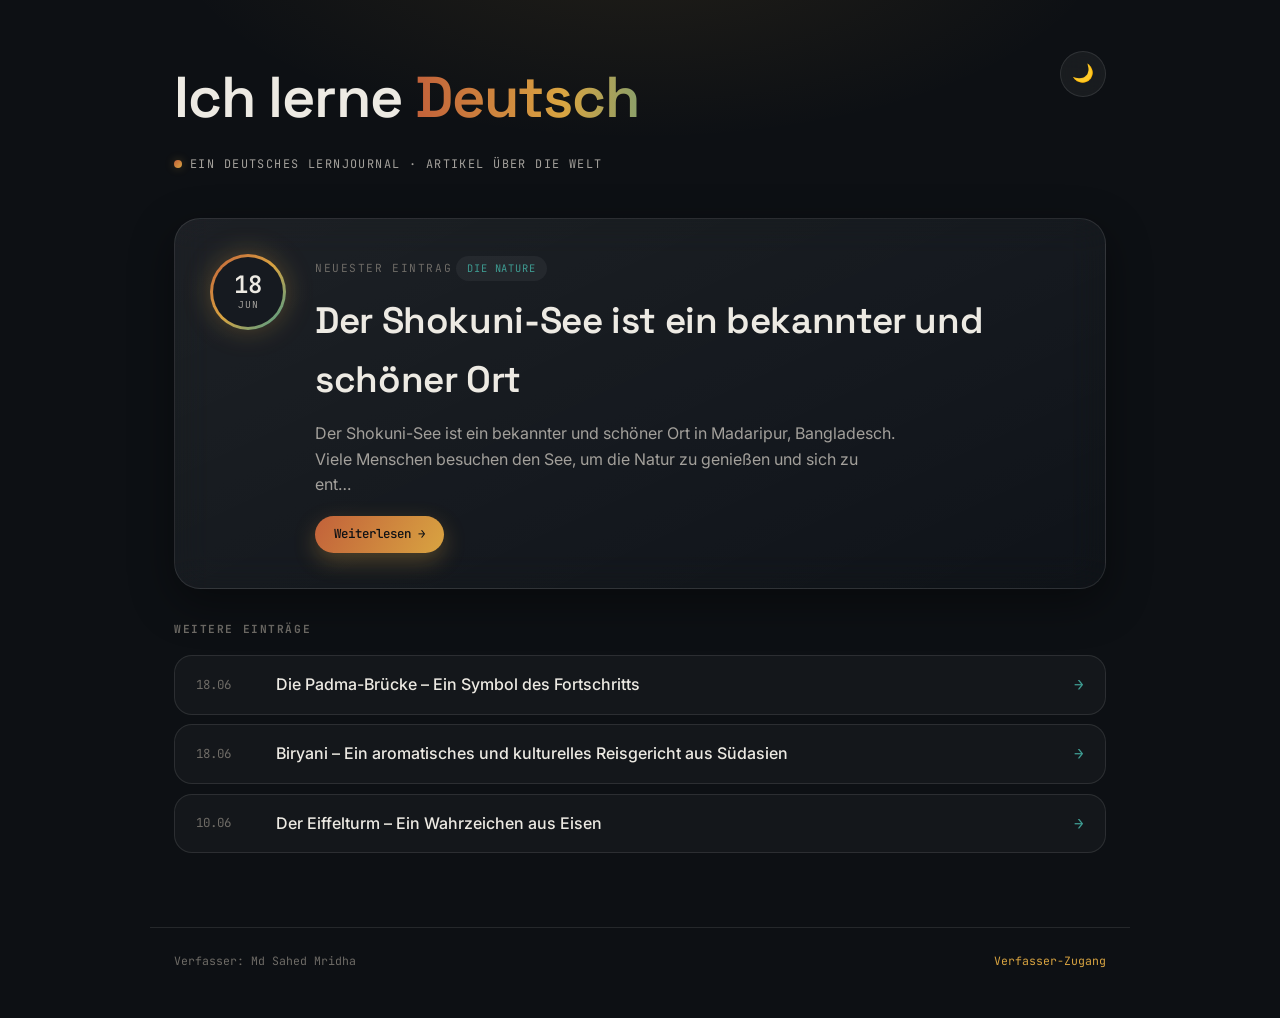
<file: index.html>
<!DOCTYPE html>
<html lang="de">
<head>
<meta charset="UTF-8">
<meta name="viewport" content="width=device-width, initial-scale=1.0">
<title>Ich lerne Deutsch — Ein deutsches Lernjournal</title>
<meta name="description" content="Ein persönliches Lernjournal mit deutschen Artikeln über die Welt.">
<link rel="icon" href="data:image/svg+xml,%3Csvg xmlns='http://www.w3.org/2000/svg' viewBox='0 0 100 100'%3E%3Ccircle cx='50' cy='50' r='42' fill='none' stroke='%23E2A33B' stroke-width='6'/%3E%3Ccircle cx='50' cy='50' r='28' fill='none' stroke='%23E2A33B' stroke-width='3' stroke-dasharray='4 4'/%3E%3C/svg%3E">
<link rel="preconnect" href="https://fonts.googleapis.com">
<link href="https://fonts.googleapis.com/css2?family=Space+Grotesk:wght@500;600;700&family=Inter:wght@400;500;600&family=JetBrains+Mono:wght@400;500&display=swap" rel="stylesheet">
<link rel="stylesheet" href="style.css">
<script>
(function(){
  try{
    var t = localStorage.getItem("ild_theme") || "dark";
    document.documentElement.setAttribute("data-theme", t);
  }catch(e){}
})();
</script>
</head>
<body>

<header class="site-header">
  <div class="header-row">
    <div>
      <h1 class="wordmark">Ich lerne <em>Deutsch</em></h1>
      <p class="kicker">Ein deutsches Lernjournal · Artikel über die Welt</p>
    </div>
    <button id="theme-toggle" class="theme-toggle" aria-label="Theme wechseln" title="Dark/Light wechseln">
      <span class="theme-icon">🌙</span>
    </button>
  </div>
</header>

<main id="app">
  <section id="view-list">
    <div id="featured"></div>
    <div id="ledger-wrap">
      <h2 class="section-label">Weitere Einträge</h2>
      <ul class="ledger" id="ledger"></ul>
    </div>
  </section>

  <article id="view-detail" class="detail hidden"></article>
</main>

<footer class="site-footer">
  <span>Verfasser: Md Sahed Mridha</span>
  <a href="admin.html">Verfasser-Zugang</a>
</footer>

<script src="main.js"></script>
</body>
</html>
</file>
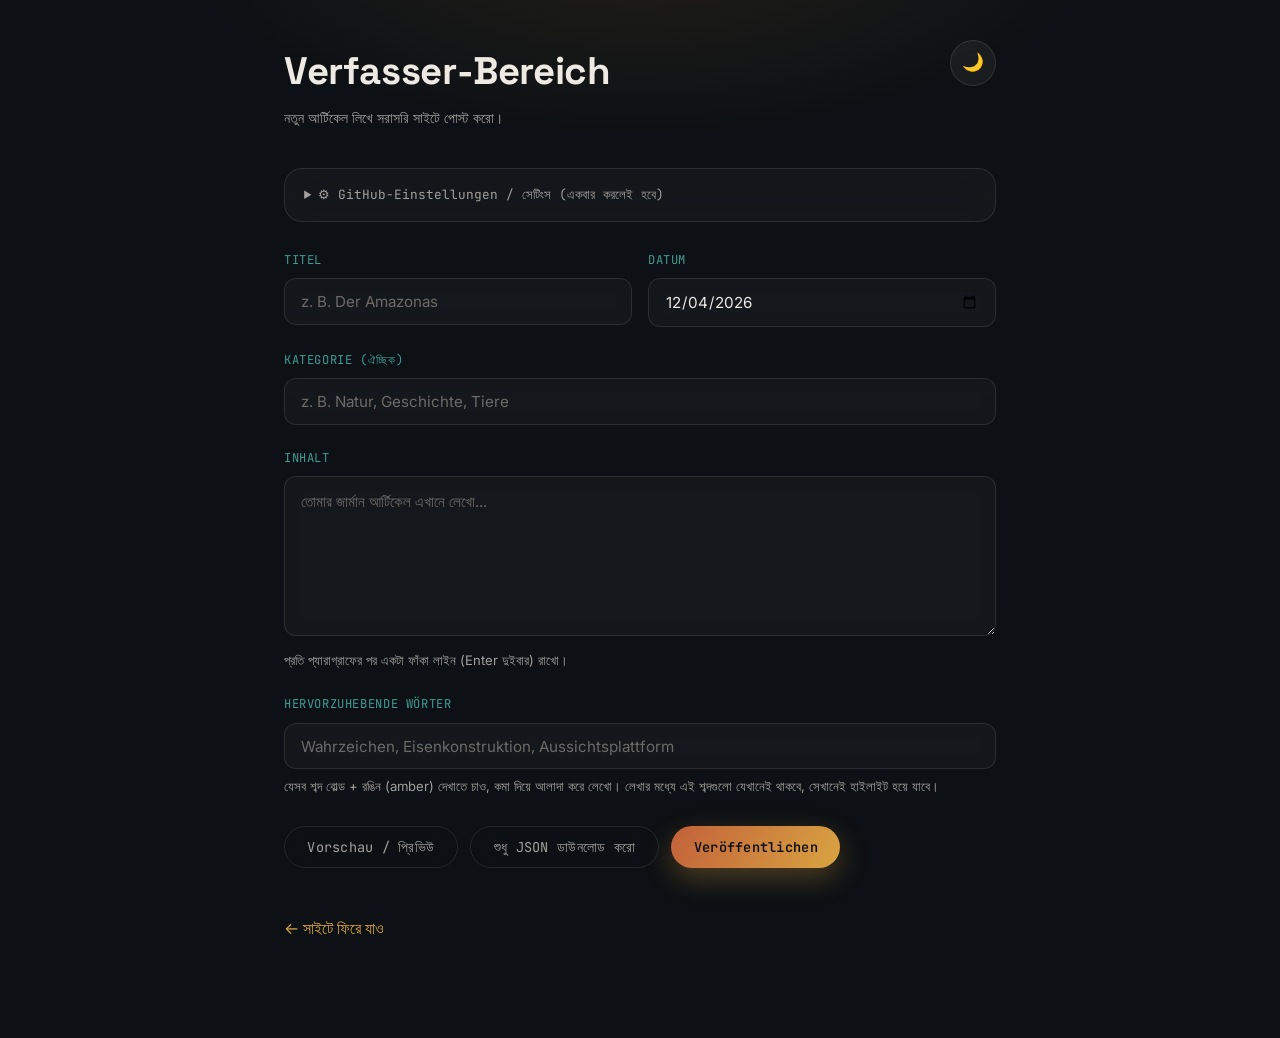
<file: admin.html>
<!DOCTYPE html>
<html lang="de">
<head>
<meta charset="UTF-8">
<meta name="viewport" content="width=device-width, initial-scale=1.0">
<meta name="robots" content="noindex">
<title>Verfasser-Bereich — Ich lerne Deutsch</title>
<link rel="icon" href="data:image/svg+xml,%3Csvg xmlns='http://www.w3.org/2000/svg' viewBox='0 0 100 100'%3E%3Ccircle cx='50' cy='50' r='42' fill='none' stroke='%23E2A33B' stroke-width='6'/%3E%3C/svg%3E">
<link rel="preconnect" href="https://fonts.googleapis.com">
<link href="https://fonts.googleapis.com/css2?family=Space+Grotesk:wght@600;700&family=Inter:wght@400;500;600&family=JetBrains+Mono:wght@400;500&display=swap" rel="stylesheet">
<link rel="stylesheet" href="style.css">
<script>
(function(){
  try{
    var t = localStorage.getItem("ild_theme") || "dark";
    document.documentElement.setAttribute("data-theme", t);
  }catch(e){}
})();
</script>
</head>
<body>

<div class="admin-shell">
  <div class="admin-top">
    <div>
      <h1>Verfasser-Bereich</h1>
      <p class="admin-sub">নতুন আর্টিকেল লিখে সরাসরি সাইটে পোস্ট করো।</p>
    </div>
    <button id="theme-toggle" class="theme-toggle" aria-label="Theme wechseln" title="Dark/Light wechseln">
      <span class="theme-icon">🌙</span>
    </button>
  </div>

  <details class="settings">
    <summary>⚙ GitHub-Einstellungen / সেটিংস (একবার করলেই হবে)</summary>
    <div class="field">
      <label for="gh-owner">GitHub Benutzername</label>
      <input type="text" id="gh-owner" placeholder="যেমন: sahedmridha">
    </div>
    <div class="field">
      <label for="gh-repo">Repository-Name</label>
      <input type="text" id="gh-repo" placeholder="যেমন: ich-lerne-deutsch">
    </div>
    <div class="field">
      <label for="gh-branch">Branch</label>
      <input type="text" id="gh-branch" placeholder="main" value="main">
    </div>
    <div class="field">
      <label for="gh-token">Persönliches Zugriffstoken (Personal Access Token)</label>
      <input type="password" id="gh-token" placeholder="github_pat_...">
      <span class="caption">এই টোকেন শুধু তোমার ব্রাউজারে (localStorage) সেভ থাকে, কোথাও আপলোড হয় না। GitHub-এ গিয়ে Settings → Developer settings → Fine-grained tokens → শুধু এই repo-র জন্য Contents: Read and write পারমিশন দিয়ে বানাও।</span>
    </div>
    <button class="btn ghost" id="save-settings">সেটিংস সেভ করো</button>
  </details>

  <form id="article-form">
    <div class="row-split">
      <div class="field">
        <label for="title">Titel</label>
        <input type="text" id="title" placeholder="z. B. Der Amazonas" required>
      </div>
      <div class="field">
        <label for="date">Datum</label>
        <input type="date" id="date">
      </div>
    </div>

    <div class="field">
      <label for="category">Kategorie (ঐচ্ছিক)</label>
      <input type="text" id="category" placeholder="z. B. Natur, Geschichte, Tiere">
    </div>

    <div class="field">
      <label for="content">Inhalt</label>
      <textarea id="content" placeholder="তোমার জার্মান আর্টিকেল এখানে লেখো..." required></textarea>
      <span class="caption">প্রতি প্যারাগ্রাফের পর একটা ফাঁকা লাইন (Enter দুইবার) রাখো।</span>
    </div>

    <div class="field">
      <label for="highlight">Hervorzuhebende Wörter</label>
      <input type="text" id="highlight" placeholder="Wahrzeichen, Eisenkonstruktion, Aussichtsplattform">
      <span class="caption">যেসব শব্দ বোল্ড + রঙিন (amber) দেখাতে চাও, কমা দিয়ে আলাদা করে লেখো। লেখার মধ্যে এই শব্দগুলো যেখানেই থাকবে, সেখানেই হাইলাইট হয়ে যাবে।</span>
    </div>

    <div class="btn-row">
      <button type="button" class="btn ghost" id="preview-btn">Vorschau / প্রিভিউ</button>
      <button type="button" class="btn ghost" id="download-btn">শুধু JSON ডাউনলোড করো</button>
      <button type="submit" class="btn primary" id="publish-btn">Veröffentlichen</button>
    </div>

    <div class="status" id="status"></div>
  </form>

  <div class="preview-box hidden" id="preview-box">
    <h3 id="preview-title"></h3>
    <div class="body" id="preview-body"></div>
  </div>

  <p style="margin-top:3rem"><a href="index.html">← সাইটে ফিরে যাও</a></p>
</div>

<script src="admin.js"></script>
</body>
</html>
</file>
<file: style.css>
/* =========================================================
   Ich lerne Deutsch — design tokens (v3: classic dark + light toggle)
   Two themes share the same structure (glass cards, gradient-ring
   badge, soft highlighter chips) but swap their color tokens.
   Default = dark. [data-theme="light"] overrides below.
   ========================================================= */

:root,
[data-theme="dark"]{
  --bg-1:        #0D1014;
  --bg-2:        #161A20;

  --glass-bg:        rgba(255,255,255,0.05);
  --glass-bg-soft:   rgba(255,255,255,0.03);
  --glass-border:    rgba(255,255,255,0.10);
  --glass-grad-1:    rgba(255,255,255,0.07);
  --glass-grad-2:    rgba(255,255,255,0.015);
  --glass-shadow:        rgba(0,0,0,0.40);
  --glass-shadow-hover:  rgba(0,0,0,0.45);
  --ledger-shadow-hover: rgba(0,0,0,0.30);

  --text-1:      #EDEAE3;
  --text-2:      #A3A09B;
  --text-3:      #6E6B66;

  --accent:      #D9A441; /* brass / classic amber — also the highlight-word color */
  --accent-2:    #C2613A; /* rust / terracotta */
  --accent-3:    #3F9C92; /* deep teal */

  --glow:         rgba(217,164,65,0.10);
  --glow-strong:  rgba(217,164,65,0.30);
  --focus-ring:   rgba(217,164,65,0.22);
  --hl-bg-1:      rgba(217,164,65,0.22);
  --hl-bg-2:      rgba(194,97,58,0.14);
  --hl-shadow:    rgba(217,164,65,0.50);
}

[data-theme="light"]{
  --bg-1:        #FAF9F6;
  --bg-2:        #FFFFFF;

  --glass-bg:        rgba(20,18,15,0.035);
  --glass-bg-soft:   rgba(20,18,15,0.02);
  --glass-border:    rgba(20,18,15,0.10);
  --glass-grad-1:    rgba(20,18,15,0.045);
  --glass-grad-2:    rgba(20,18,15,0.01);
  --glass-shadow:        rgba(20,18,15,0.10);
  --glass-shadow-hover:  rgba(20,18,15,0.14);
  --ledger-shadow-hover: rgba(20,18,15,0.08);

  --text-1:      #1C1B19;
  --text-2:      #5B5851;
  --text-3:      #8B877F;

  --accent:      #A6791F;
  --accent-2:    #A14430;
  --accent-3:    #1F7A73;

  --glow:         rgba(166,121,31,0.06);
  --glow-strong:  rgba(166,121,31,0.18);
  --focus-ring:   rgba(166,121,31,0.18);
  --hl-bg-1:      rgba(166,121,31,0.22);
  --hl-bg-2:      rgba(161,68,48,0.14);
  --hl-shadow:    rgba(166,121,31,0.45);
}

:root{
  --serif: "Space Grotesk", "Inter", sans-serif;
  --sans:  "Inter", -apple-system, BlinkMacSystemFont, "Segoe UI", sans-serif;
  --mono:  "JetBrains Mono", "SFMono-Regular", Menlo, monospace;

  --maxw: 720px;
  --r-sm: 12px;
  --r-md: 18px;
  --r-lg: 26px;
  --r-pill: 999px;
}

*{ box-sizing: border-box; }
html{ scroll-behavior: smooth; }

body{
  margin: 0;
  min-height: 100vh;
  background: var(--bg-1);
  color: var(--text-1);
  font-family: var(--sans);
  line-height: 1.6;
  -webkit-font-smoothing: antialiased;
  position: relative;
  transition: background 0.25s ease, color 0.25s ease;
}

/* a single soft, classic glow — not a rainbow mesh */
body::before{
  content: "";
  position: fixed;
  inset: 0;
  z-index: -1;
  background: radial-gradient(ellipse 60% 38% at 50% -8%, var(--glow), transparent 62%), var(--bg-1);
}

a{ color: var(--accent); text-decoration: none; }
a:hover{ text-decoration: underline; }

:focus-visible{
  outline: 2px solid var(--accent);
  outline-offset: 3px;
  border-radius: 4px;
}

.hidden{ display:none !important; }

@keyframes fadeUp{ from{ opacity:0; transform:translateY(14px); } to{ opacity:1; transform:translateY(0); } }
@keyframes gradientShift{ 0%{ background-position:0% center; } 100%{ background-position:200% center; } }

/* ---------- header ---------- */
.site-header{
  max-width: 980px;
  margin: 0 auto;
  padding: 3.2rem 1.5rem 1.8rem;
}
.header-row{
  display: flex;
  justify-content: space-between;
  align-items: flex-start;
  gap: 1rem;
}
.wordmark{
  font-family: var(--serif);
  font-weight: 600;
  font-size: clamp(2.2rem, 6vw, 3.6rem);
  letter-spacing: -0.02em;
  margin: 0;
}
.wordmark em{
  font-style: normal;
  font-weight: 600;
  background: linear-gradient(90deg, var(--accent-2), var(--accent), var(--accent-3), var(--accent-2));
  background-size: 200% auto;
  -webkit-background-clip: text;
  background-clip: text;
  color: transparent;
  animation: gradientShift 7s linear infinite;
}
.kicker{
  font-family: var(--mono);
  font-size: 0.74rem;
  letter-spacing: 0.12em;
  text-transform: uppercase;
  color: var(--text-2);
  margin: 0.7rem 0 0;
  display: flex;
  align-items: center;
  gap: 0.5rem;
}
.kicker::before{
  content: "";
  width: 8px; height: 8px;
  border-radius: 50%;
  background: linear-gradient(135deg, var(--accent-2), var(--accent));
  box-shadow: 0 0 10px var(--glow-strong);
  flex: 0 0 auto;
}

/* ---------- theme toggle ---------- */
.theme-toggle{
  flex: 0 0 auto;
  width: 46px;
  height: 46px;
  border-radius: 50%;
  border: 1px solid var(--glass-border);
  background: var(--glass-bg);
  backdrop-filter: blur(10px);
  -webkit-backdrop-filter: blur(10px);
  display: flex;
  align-items: center;
  justify-content: center;
  font-size: 1.1rem;
  line-height: 1;
  cursor: pointer;
  transition: transform 0.15s ease, background 0.15s ease;
}
.theme-toggle:hover{ transform: scale(1.07); background: var(--glass-bg-soft); }

/* ---------- layout ---------- */
main{
  max-width: 980px;
  margin: 0 auto;
  padding: 1rem 1.5rem 4rem;
}

.section-label{
  font-family: var(--mono);
  font-size: 0.7rem;
  letter-spacing: 0.14em;
  text-transform: uppercase;
  color: var(--text-3);
  margin: 0 0 1rem;
}

/* ---------- stamp / orb badge (signature element) ---------- */
.stamp{
  width: 76px;
  height: 76px;
  flex: 0 0 auto;
  border-radius: 50%;
  border: 3px solid transparent;
  background:
    linear-gradient(var(--bg-2), var(--bg-2)) padding-box,
    linear-gradient(135deg, var(--accent-2), var(--accent), var(--accent-3)) border-box;
  box-shadow: 0 0 28px var(--glow-strong);
  display: flex;
  flex-direction: column;
  align-items: center;
  justify-content: center;
  font-family: var(--mono);
  color: var(--text-1);
  position: relative;
}
.stamp .stamp-day{ font-size: 1.5rem; font-weight: 600; line-height: 1; }
.stamp .stamp-month{ font-size: 0.6rem; letter-spacing: 0.1em; text-transform: uppercase; color: var(--text-2); }

/* ---------- featured plate ("hero glass card") ---------- */
.plate{
  display: flex;
  gap: 1.8rem;
  align-items: flex-start;
  padding: 2.2rem;
  margin-bottom: 2rem;
  cursor: pointer;
  background: linear-gradient(155deg, var(--glass-grad-1), var(--glass-grad-2));
  backdrop-filter: blur(18px) saturate(140%);
  -webkit-backdrop-filter: blur(18px) saturate(140%);
  border: 1px solid var(--glass-border);
  border-radius: var(--r-lg);
  box-shadow: 0 14px 44px var(--glass-shadow);
  animation: fadeUp 0.6s ease both;
  transition: transform 0.2s ease, box-shadow 0.2s ease, background 0.25s ease;
}
.plate:hover{ transform: translateY(-3px); box-shadow: 0 18px 54px var(--glass-shadow-hover); }
.plate h2{
  font-family: var(--serif);
  font-size: clamp(1.6rem, 4vw, 2.3rem);
  font-weight: 600;
  margin: 0 0 0.7rem;
  letter-spacing: -0.01em;
}
.plate .tag{
  display: inline-block;
  font-family: var(--mono);
  font-size: 0.65rem;
  letter-spacing: 0.08em;
  text-transform: uppercase;
  color: var(--accent-3);
  background: var(--glass-bg);
  border-radius: var(--r-pill);
  padding: 0.25rem 0.7rem;
  margin-bottom: 0.7rem;
}
.plate p{
  margin: 0 0 1.1rem;
  color: var(--text-2);
  max-width: 58ch;
}
.plate .read-more{
  display: inline-block;
  font-family: var(--mono);
  font-size: 0.78rem;
  font-weight: 500;
  color: var(--bg-1);
  background: linear-gradient(120deg, var(--accent-2), var(--accent));
  border-radius: var(--r-pill);
  padding: 0.55rem 1.2rem;
  box-shadow: 0 8px 22px var(--glow-strong);
}

/* ---------- ledger list ("glass rows") ---------- */
.ledger{ list-style: none; margin: 0; padding: 0; }
.ledger li{
  display: flex;
  align-items: center;
  gap: 1rem;
  padding: 1rem 1.3rem;
  margin-bottom: 0.6rem;
  border-radius: var(--r-md);
  background: var(--glass-bg-soft);
  border: 1px solid var(--glass-border);
  cursor: pointer;
  animation: fadeUp 0.5s ease both;
  transition: transform 0.15s ease, background 0.15s ease, box-shadow 0.15s ease;
}
.ledger li:nth-child(1){ animation-delay: .04s; }
.ledger li:nth-child(2){ animation-delay: .08s; }
.ledger li:nth-child(3){ animation-delay: .12s; }
.ledger li:nth-child(4){ animation-delay: .16s; }
.ledger li:nth-child(5){ animation-delay: .2s; }
.ledger li:hover{
  transform: translateX(4px);
  background: var(--glass-bg);
  box-shadow: 0 8px 24px var(--ledger-shadow-hover);
}
.ledger .ledger-date{
  font-family: var(--mono);
  font-size: 0.78rem;
  color: var(--text-3);
  flex: 0 0 auto;
  width: 4rem;
}
.ledger .ledger-title{
  font-family: var(--sans);
  font-weight: 500;
  flex: 1 1 auto;
  transition: color 0.15s ease;
}
.ledger li:hover .ledger-title{ color: var(--accent); }
.ledger .ledger-arrow{ color: var(--accent-3); font-family: var(--mono); }

/* ---------- detail view ---------- */
.detail{ max-width: var(--maxw); }
.detail .stamp{ margin-bottom: 1.6rem; }
.detail h1{
  font-family: var(--serif);
  font-size: clamp(1.9rem, 5vw, 2.8rem);
  font-weight: 600;
  margin: 0 0 0.5rem;
  letter-spacing: -0.01em;
}
.detail .meta{
  font-family: var(--mono);
  font-size: 0.75rem;
  color: var(--text-3);
  text-transform: uppercase;
  letter-spacing: 0.08em;
  margin-bottom: 1.8rem;
}
.detail .body p{ margin: 0 0 1.3rem; font-size: 1.05rem; color: var(--text-1); }
.detail .back-link{
  display: inline-block;
  margin-top: 1.8rem;
  font-family: var(--mono);
  font-size: 0.82rem;
  padding: 0.5rem 1.1rem;
  border-radius: var(--r-pill);
  border: 1px solid var(--glass-border);
  background: var(--glass-bg-soft);
}
.detail .back-link:hover{ background: var(--glass-bg); text-decoration: none; }

mark.hl{
  background: linear-gradient(90deg, var(--hl-bg-1), var(--hl-bg-2));
  box-shadow: inset 0 -2px 0 var(--hl-shadow);
  color: var(--text-1);
  font-weight: 600;
  padding: 0.05em 0.32em;
  border-radius: 6px;
}

/* ---------- empty / error state ---------- */
.empty-state{
  padding: 3rem 2rem;
  color: var(--text-2);
  background: var(--glass-bg-soft);
  border: 1px solid var(--glass-border);
  border-radius: var(--r-lg);
}
.empty-state strong{ color: var(--accent); }

/* ---------- footer ---------- */
.site-footer{
  max-width: 980px;
  margin: 0 auto;
  padding: 1.5rem 1.5rem 3rem;
  display: flex;
  justify-content: space-between;
  align-items: center;
  font-family: var(--mono);
  font-size: 0.72rem;
  color: var(--text-3);
  border-top: 1px solid var(--glass-border);
}

/* ---------- responsive ---------- */
@media (max-width: 560px){
  .plate{ flex-direction: column; gap: 1.2rem; padding: 1.6rem; }
  .ledger li{ flex-wrap: wrap; }
}

@media (prefers-reduced-motion: reduce){
  *{ animation: none !important; transition: none !important; scroll-behavior: auto !important; }
  .wordmark em{ background-position: 0% center; }
}

/* =========================================================
   Admin (Verfasser-Bereich) — glass desk styling
   ========================================================= */
.admin-shell{
  max-width: 760px;
  margin: 0 auto;
  padding: 2.5rem 1.5rem 5rem;
}
.admin-top{
  display: flex;
  justify-content: space-between;
  align-items: flex-start;
  gap: 1rem;
  margin-bottom: 0.4rem;
}
.admin-shell h1{
  font-family: var(--serif);
  font-size: clamp(1.8rem, 5vw, 2.4rem);
  margin: 0 0 0.3rem;
  letter-spacing: -0.01em;
}
.admin-sub{
  color: var(--text-2);
  font-size: 0.9rem;
  margin: 0 0 2rem;
}
.field{ margin-bottom: 1.5rem; }
.field label{
  display: block;
  font-family: var(--mono);
  font-size: 0.76rem;
  letter-spacing: 0.05em;
  text-transform: uppercase;
  color: var(--accent-3);
  margin-bottom: 0.5rem;
}
.field .caption{
  display: block;
  font-size: 0.82rem;
  color: var(--text-2);
  margin-top: 0.4rem;
}
.field input[type="text"],
.field input[type="date"],
.field input[type="password"],
.field textarea{
  width: 100%;
  background: var(--glass-bg-soft);
  border: 1px solid var(--glass-border);
  backdrop-filter: blur(8px);
  border-radius: var(--r-sm);
  color: var(--text-1);
  font-family: var(--sans);
  font-size: 0.95rem;
  padding: 0.8rem 1rem;
  transition: border-color 0.15s ease, box-shadow 0.15s ease;
}
.field input:focus, .field textarea:focus{
  outline: none;
  border-color: var(--accent);
  box-shadow: 0 0 0 3px var(--focus-ring);
}
.field textarea{ resize: vertical; min-height: 160px; line-height: 1.6; }
.field input::placeholder, .field textarea::placeholder{ color: var(--text-3); }
.row-split{ display: flex; gap: 1rem; flex-wrap: wrap; }
.row-split .field{ flex: 1 1 200px; }

.btn{
  font-family: var(--mono);
  font-size: 0.85rem;
  letter-spacing: 0.02em;
  border-radius: var(--r-pill);
  border: 1px solid var(--glass-border);
  background: var(--glass-bg);
  backdrop-filter: blur(10px);
  color: var(--text-1);
  padding: 0.7rem 1.4rem;
  cursor: pointer;
  transition: transform 0.15s ease, box-shadow 0.15s ease, background 0.15s ease;
}
.btn:hover{ transform: translateY(-2px); background: var(--glass-bg-soft); }
.btn.primary{
  border: none;
  background: linear-gradient(120deg, var(--accent-2), var(--accent));
  color: var(--bg-1);
  font-weight: 600;
  box-shadow: 0 10px 28px var(--glow-strong);
}
.btn.primary:hover{ box-shadow: 0 14px 36px var(--glow-strong); transform: translateY(-2px); }
.btn.ghost{ background: transparent; border-color: var(--glass-border); color: var(--text-2); }
.btn.ghost:hover{ background: var(--glass-bg-soft); color: var(--text-1); }
.btn-row{ display: flex; gap: 0.8rem; flex-wrap: wrap; margin-top: 1.8rem; }

details.settings{
  border: 1px solid var(--glass-border);
  border-radius: var(--r-md);
  padding: 1rem 1.2rem;
  margin-bottom: 1.8rem;
  background: var(--glass-bg-soft);
  backdrop-filter: blur(14px);
}
details.settings summary{
  font-family: var(--mono);
  font-size: 0.8rem;
  color: var(--text-2);
  cursor: pointer;
}
details.settings .field{ margin-top: 1.1rem; }

.status{
  margin-top: 1.5rem;
  padding: 1rem 1.2rem;
  border-radius: var(--r-sm);
  font-size: 0.9rem;
  border: 1px solid var(--glass-border);
  background: var(--glass-bg-soft);
  backdrop-filter: blur(10px);
  display: none;
}
.status.show{ display: block; }
.status.ok{ border-color: var(--accent-3); color: var(--accent-3); }
.status.err{ border-color: var(--accent-2); color: var(--accent-2); }
.status.info{ border-color: var(--text-2); color: var(--text-2); }

.preview-box{
  margin-top: 1.5rem;
  padding: 1.6rem 1.7rem;
  background: var(--glass-bg-soft);
  border: 1px solid var(--glass-border);
  backdrop-filter: blur(16px);
  border-radius: var(--r-lg);
}
.preview-box h3{ font-family: var(--serif); margin: 0 0 0.9rem; }
.preview-box .body p{ margin: 0 0 1rem; }
</file>
